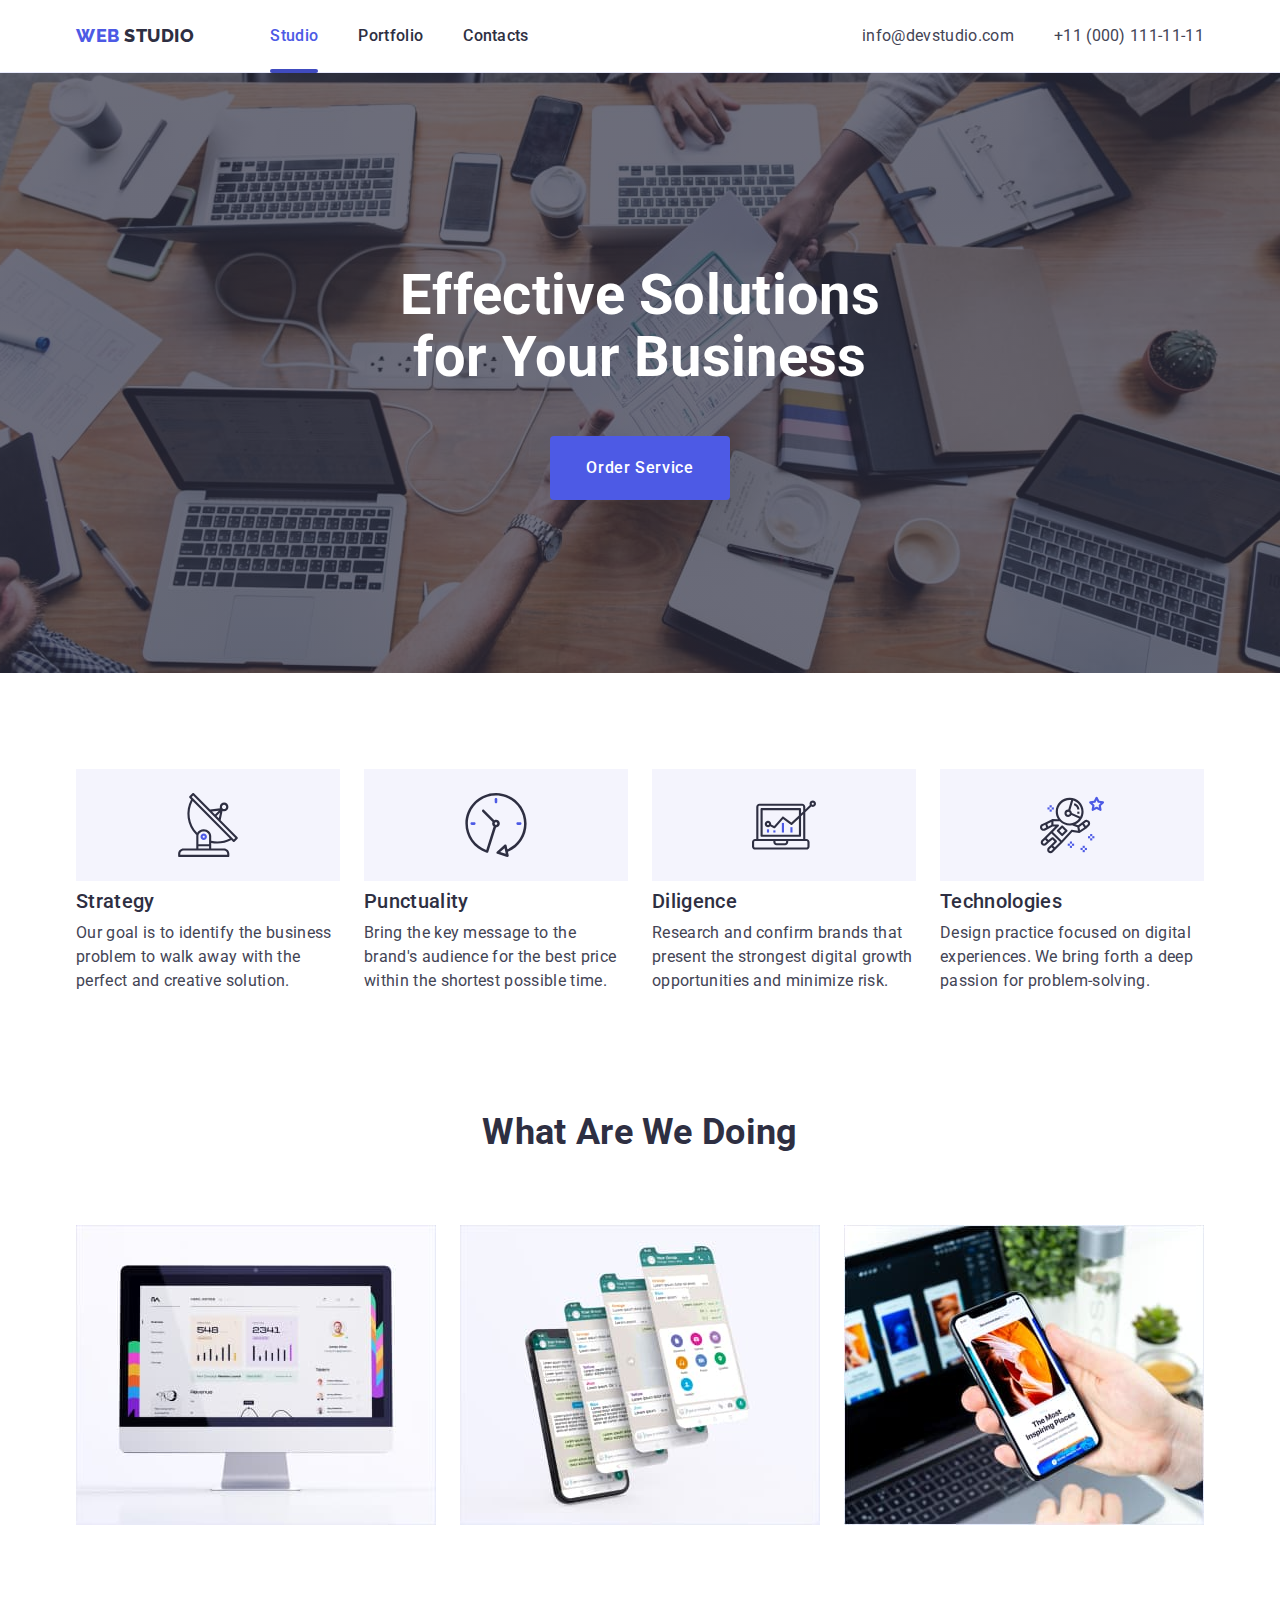
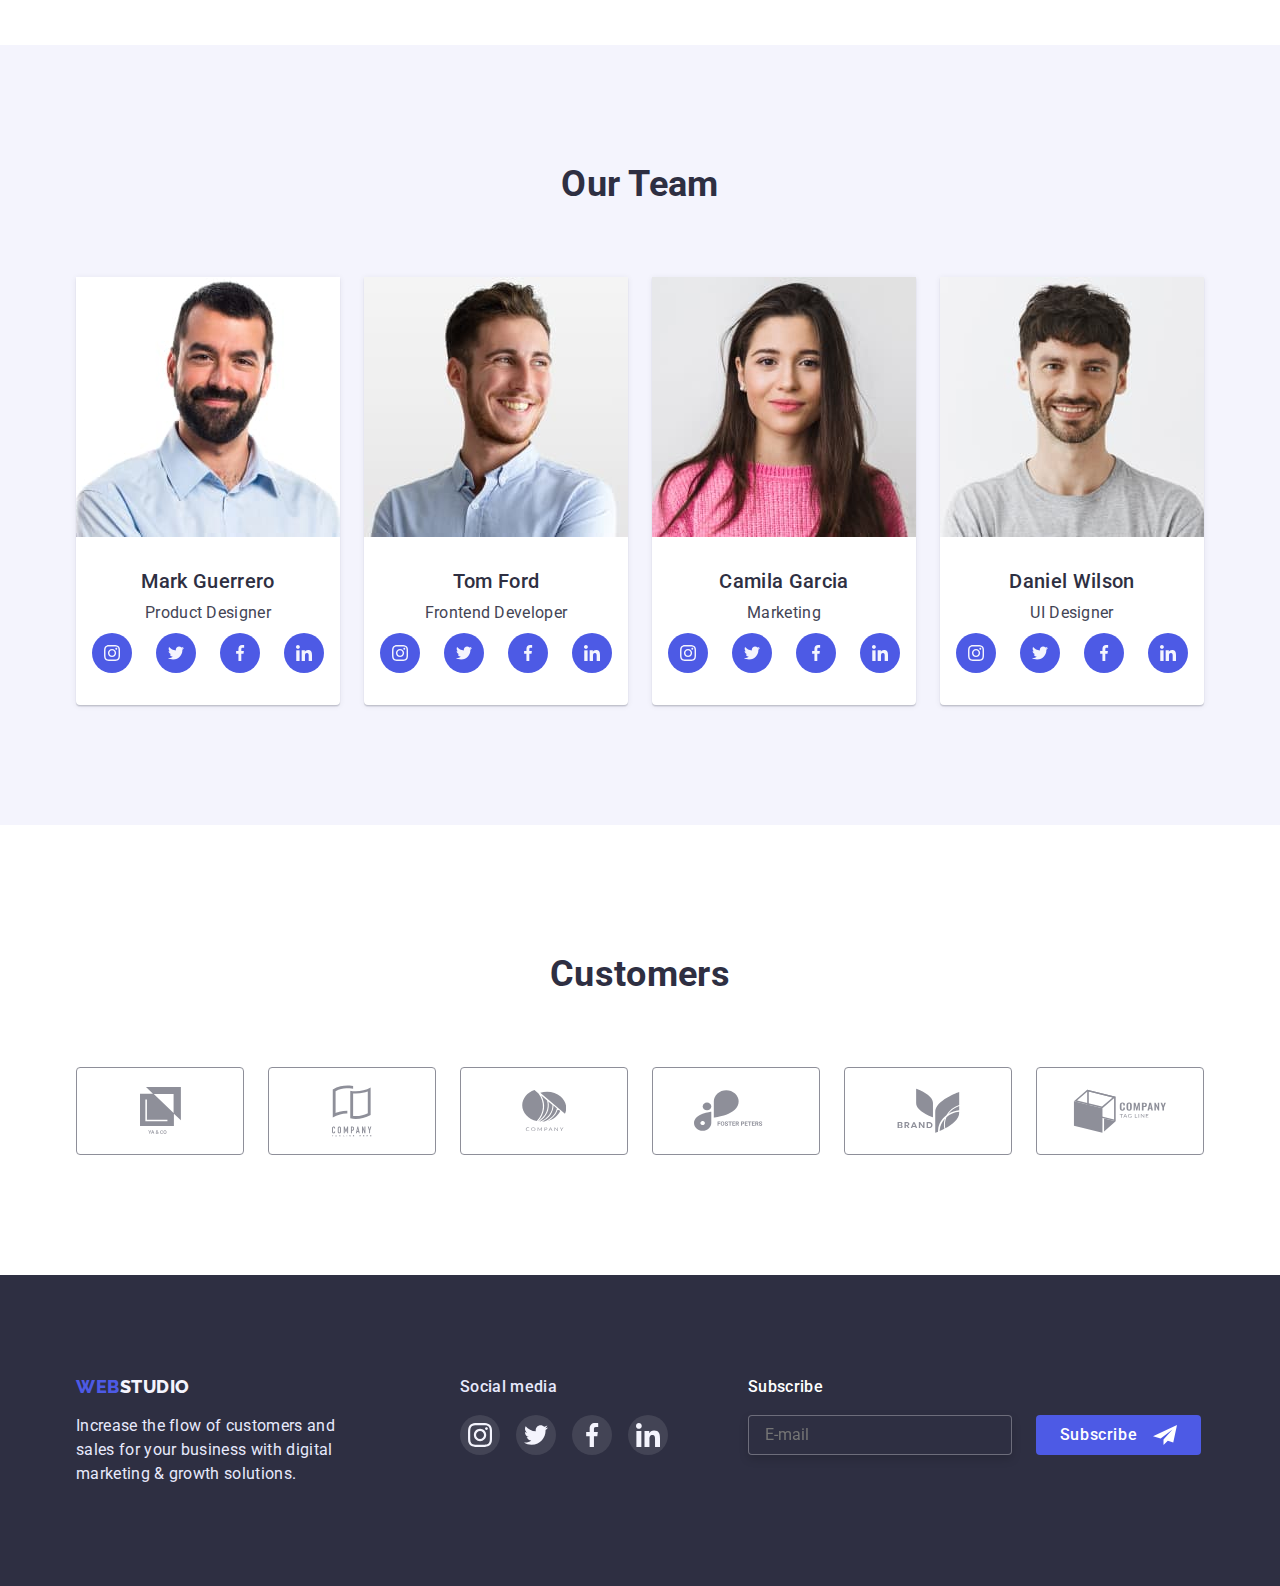
<file: index.html>
<!DOCTYPE html>
<html lang="en">
  <head>
    <meta charset="UTF-8" />
    <meta http-equiv="X-UA-Compatible" content="IE=edge" />
    <meta name="viewport" content="width=device-width, initial-scale=1.0" />
    <title>Web Studio</title>
    <link href="https://fonts.googleapis.com" rel="preconnect" />
    <link href="https://fonts.gstatic.com" rel="preconnect" crossorigin />
    <link
      href="https://fonts.googleapis.com/css2?family=Raleway:wght@800&family=Roboto:wght@400;500;700;900&display=swap"
      rel="stylesheet"
    />
    <link
      href="https://cdnjs.cloudflare.com/ajax/libs/modern-normalize/1.1.0/modern-normalize.min.css"
      rel="stylesheet"
    />
    <link href="./css/styles.css" rel="stylesheet" />
  </head>
  <body>
    <!--website header-->
    <header class="page-header">
      <div class="container page-header-container">
        <nav class="page-nav">
          <a class="header-logo link logo" href="./index.html">
            <span class="header-logo-web">Web</span> Studio</a
          >
          <ul class="menu list">
            <li class="menu-item">
              <a class="menu-link current link" href="./index.html">Studio</a>
            </li>
            <li class="menu-item">
              <a class="menu-link link" href="./portfolio.html">Portfolio</a>
            </li>
            <li class="menu-item">
              <a class="menu-link link">Contacts</a>
            </li>
          </ul>
        </nav>

        <!--email address and phone number-->
        <ul class="contact list">
          <li class="contact-item">
            <a class="contact-link link" href="mailto:info@devstudio.com"
              >info@devstudio.com</a
            >
          </li>

          <li class="contact-item">
            <a class="contact-link link" href="tel:+110001111111"
              >+11 (000) 111-11-11</a
            >
          </li>
        </ul>
      </div>
    </header>
    <!--/website header-->

    <main>
      <!--Hero section-->
      <section class="hero overlay">
        <div class="container">
          <h1 class="hero-title">Effective Solutions for Your Business</h1>
          <button class="modal-btn btn-options" data-modal-open type="button">
            Order Service
          </button>
        </div>
      </section>
      <!--/Hero section-->

      <!--Our advantages section 1-->
      <section class="advantages-section section">
        <div class="container">
          <!--The <h2> header is hidden  -->
          <h2 class="advantages-title title" hidden>Our advantages</h2>
          <ul class="advantages-list list item-gen">
            <li class="advantages-item icon-antenna">
              <h3 class="advantages-subtitle subtitle">Strategy</h3>
              <p class="advantages-text desc-text">
                Our goal is to identify the business problem to walk away with
                the perfect and creative solution.
              </p>
            </li>

            <li class="advantages-item icon-clock">
              <h3 class="advantages-subtitle subtitle">Punctuality</h3>
              <p class="advantages-text desc-text">
                Bring the key message to the brand's audience for the best price
                within the shortest possible time.
              </p>
            </li>

            <li class="advantages-item icon-diagram">
              <h3 class="advantages-subtitle subtitle">Diligence</h3>
              <p class="advantages-text desc-text">
                Research and confirm brands that present the strongest digital
                growth opportunities and minimize risk.
              </p>
            </li>

            <li class="advantages-item icon-astronaut">
              <h3 class="advantages-subtitle subtitle">Technologies</h3>
              <p class="advantages-text desc-text">
                Design practice focused on digital experiences. We bring forth a
                deep passion for problem-solving.
              </p>
            </li>
          </ul>
        </div>
      </section>
      <!--/Our advantages section 1-->

      <!--What are we doing section 2-->
      <section class="illustration-section section">
        <div class="container">
          <h2 class="illustration-title title">What are we doing</h2>
          <ul class="illustration-list list">
            <li class="illustration-item">
              <img
                class="illustration-img"
                src="./images/what_are_we_doing/img-1.jpg"
                alt="monitor with picture"
                width="360"
                height="300"
              />
            </li>

            <li class="illustration-item">
              <img
                class="illustration-img"
                src="./images/what_are_we_doing/img-2.jpg"
                alt="phone with different applications"
                width="360"
                height="300"
              />
            </li>

            <li class="illustration-item">
              <img
                class="illustration-img"
                src="./images/what_are_we_doing/img-3.jpg"
                alt="phone and computer website"
                width="360"
                height="300"
              />
            </li>
          </ul>
        </div>
      </section>
      <!--/What are we doing section 2-->

      <!--Our Team section 3-->
      <section class="team-section">
        <div class="container">
          <h2 class="team-title title">Our Team</h2>
          <ul class="team-list list">
            <li class="team-item">
              <img
                class="team-img"
                src="./images/our_team/mark_guerrero.jpg"
                alt="Product Designer Mark Guerrero"
                width="264"
                height="260"
              />
              <div class="name-card">
                <h3 class="team-subtitle subtitle">Mark Guerrero</h3>
                <p class="team-text desc-text">Product Designer</p>
                <ul class="social-list list">
                  <li class="social-list-item">
                    <a class="social-list-link">
                      <svg class="social-list-icon" width="16" height="16">
                        <use
                          href="./images/traling_icons/sprite.svg#instagram"
                        ></use>
                      </svg>
                    </a>
                  </li>

                  <li class="social-list-item">
                    <a class="social-list-link">
                      <svg class="social-list-icon" width="16" height="16">
                        <use
                          href="./images/traling_icons/sprite.svg#twitter"
                        ></use>
                      </svg>
                    </a>
                  </li>

                  <li class="social-list-item">
                    <a class="social-list-link">
                      <svg class="social-list-icon" width="16" height="16">
                        <use
                          href="./images/traling_icons/sprite.svg#facebook"
                        ></use>
                      </svg>
                    </a>
                  </li>

                  <li class="social-list-item">
                    <a class="social-list-link">
                      <svg class="social-list-icon" width="16" height="16">
                        <use
                          href="./images/traling_icons/sprite.svg#linkedin"
                        ></use>
                      </svg>
                    </a>
                  </li>
                </ul>
              </div>
            </li>

            <li class="team-item">
              <img
                class="team-img"
                src="./images/our_team/tom_ford.jpg"
                alt="Frontend Developer Tom Ford"
                width="264"
                height="260"
              />
              <div class="name-card">
                <h3 class="team-subtitle subtitle">Tom Ford</h3>
                <p class="team-text desc-text">Frontend Developer</p>
                <ul class="social-list list">
                  <li class="social-list-item">
                    <a class="social-list-link">
                      <svg class="social-list-icon" width="16" height="16">
                        <use
                          href="./images/traling_icons/sprite.svg#instagram"
                        ></use>
                      </svg>
                    </a>
                  </li>
                  <li class="social-list-item">
                    <a class="social-list-link">
                      <svg class="social-list-icon" width="16" height="16">
                        <use
                          href="./images/traling_icons/sprite.svg#twitter"
                        ></use>
                      </svg>
                    </a>
                  </li>
                  <li class="social-list-item">
                    <a class="social-list-link">
                      <svg class="social-list-icon" width="16" height="16">
                        <use
                          href="./images/traling_icons/sprite.svg#facebook"
                        ></use>
                      </svg>
                    </a>
                  </li>
                  <li class="social-list-item">
                    <a class="social-list-link">
                      <svg class="social-list-icon" width="16" height="16">
                        <use
                          href="./images/traling_icons/sprite.svg#linkedin"
                        ></use>
                      </svg>
                    </a>
                  </li>
                </ul>
              </div>
            </li>

            <li class="team-item">
              <img
                class="team-img"
                src="./images/our_team/gamila_garcia.jpg"
                alt="Marketing Camila Garcia"
                width="264"
                height="260"
              />
              <div class="name-card">
                <h3 class="team-subtitle subtitle">Camila Garcia</h3>
                <p class="team-text desc-text">Marketing</p>
                <ul class="social-list list">
                  <li class="social-list-item">
                    <a class="social-list-link">
                      <svg class="social-list-icon" width="16" height="16">
                        <use
                          href="./images/traling_icons/sprite.svg#instagram"
                        ></use>
                      </svg>
                    </a>
                  </li>

                  <li class="social-list-item">
                    <a class="social-list-link">
                      <svg class="social-list-icon" width="16" height="16">
                        <use
                          href="./images/traling_icons/sprite.svg#twitter"
                        ></use>
                      </svg>
                    </a>
                  </li>

                  <li class="social-list-item">
                    <a class="social-list-link">
                      <svg class="social-list-icon" width="16" height="16">
                        <use
                          href="./images/traling_icons/sprite.svg#facebook"
                        ></use>
                      </svg>
                    </a>
                  </li>

                  <li class="social-list-item">
                    <a class="social-list-link">
                      <svg class="social-list-icon" width="16" height="16">
                        <use
                          href="./images/traling_icons/sprite.svg#linkedin"
                        ></use>
                      </svg>
                    </a>
                  </li>
                </ul>
              </div>
            </li>

            <li class="team-item">
              <img
                class="team-img"
                src="./images/our_team/daniel_wilson.jpg"
                alt="UI Designer Daniel Wilson"
                width="264"
                height="260"
              />
              <div class="name-card">
                <h3 class="team-subtitle subtitle">Daniel Wilson</h3>
                <p class="team-text desc-text">UI Designer</p>
                <ul class="social-list list">
                  <li class="social-list-item">
                    <a class="social-list-link">
                      <svg class="social-list-icon" width="16" height="16">
                        <use
                          href="./images/traling_icons/sprite.svg#instagram"
                        ></use>
                      </svg>
                    </a>
                  </li>

                  <li class="social-list-item">
                    <a class="social-list-link">
                      <svg class="social-list-icon" width="16" height="16">
                        <use
                          href="./images/traling_icons/sprite.svg#twitter"
                        ></use>
                      </svg>
                    </a>
                  </li>

                  <li class="social-list-item">
                    <a class="social-list-link">
                      <svg class="social-list-icon" width="16" height="16">
                        <use
                          href="./images/traling_icons/sprite.svg#facebook"
                        ></use>
                      </svg>
                    </a>
                  </li>

                  <li class="social-list-item">
                    <a class="social-list-link">
                      <svg class="social-list-icon" width="16" height="16">
                        <use
                          href="./images/traling_icons/sprite.svg#linkedin"
                        ></use>
                      </svg>
                    </a>
                  </li>
                </ul>
              </div>
            </li>
          </ul>
        </div>
      </section>
      <!--/Our Team section 3-->

      <!-- Customers section 4 -->
      <section class="customers">
        <div class="container">
          <h2 class="customers-title title">Customers</h2>
          <ul class="customers-list list">
            <li class="customers-item">
              <a class="customers-list-link">
                <svg class="customers-icon" width="41" height="47">
                  <use href="./images/traling_icons/sprite.svg#ya-so"></use>
                </svg>
              </a>
            </li>

            <li class="customers-item">
              <a class="customers-list-link">
                <svg class="customers-icon" width="40" height="52">
                  <use href="./images/traling_icons/sprite.svg#company"></use>
                </svg>
              </a>
            </li>

            <li class="customers-item">
              <a class="customers-list-link">
                <svg class="customers-icon" width="44" height="41">
                  <use href="./images/traling_icons/sprite.svg#company-2"></use>
                </svg>
              </a>
            </li>

            <li class="customers-item">
              <a class="customers-list-link">
                <svg class="customers-icon" width="84" height="41">
                  <use
                    href="./images/traling_icons/sprite.svg#foster-peters"
                  ></use>
                </svg>
              </a>
            </li>

            <li class="customers-item">
              <a class="customers-list-link">
                <svg class="customers-icon" width="63" height="45">
                  <use href="./images/traling_icons/sprite.svg#brand"></use>
                </svg>
              </a>
            </li>

            <li class="customers-item">
              <a class="customers-list-link">
                <svg class="customers-icon" width="94" height="44">
                  <use href="./images/traling_icons/sprite.svg#company-3"></use>
                </svg>
              </a>
            </li>
          </ul>
        </div>
      </section>
    </main>
    <!-- /Customers section 4 -->

    <!--website footer-->
    <footer class="footer-section">
      <div class="container footer-container">
        <div class="footer-logo-text">
          <a class="header-logo link heder-logo-Light" href="./index.html">
            <span class="header-logo-web">Web</span> Studio</a
          >
          <p class="footer-text">
            Increase the flow of customers and sales for your business with
            digital marketing & growth solutions.
          </p>
        </div>
        <div class="footer-social">
          <p class="social-text">Social media</p>
          <ul class="footer-social-list list">
            <li class="footer-social-item">
              <a class="footer-social-link">
                <svg class="footer-social-icon" width="24" height="24">
                  <use href="./images/traling_icons/sprite.svg#instagram"></use>
                </svg>
              </a>
            </li>

            <li class="footer-social-item">
              <a class="footer-social-link">
                <svg class="footer-social-icon" width="24" height="24">
                  <use href="./images/traling_icons/sprite.svg#twitter"></use>
                </svg>
              </a>
            </li>

            <li class="footer-social-item">
              <a class="footer-social-link">
                <svg class="footer-social-icon" width="24" height="24">
                  <use href="./images/traling_icons/sprite.svg#facebook"></use>
                </svg>
              </a>
            </li>

            <li class="footer-social-item">
              <a class="footer-social-link">
                <svg class="footer-social-icon" width="24" height="24">
                  <use href="./images/traling_icons/sprite.svg#linkedin"></use>
                </svg>
              </a>
            </li>
          </ul>
        </div>

        <!-- Submission form footer -->

        <form class="footer-modal-form">
          <p class="footer-modal-text">Subscribe</p>

          <div class="footer-lable-button">
            <label class="footer-modal-field">
              <input
                class="footer-modal-input"
                name="user_email"
                type="email"
                required
                placeholder="E-mail"
              />
            </label>

            <button class="footer-modal-btn btn-options" type="submit">
              Subscribe
              <svg class="footer-icon-send" width="24" height="24">
                <use
                  href="./images/traling_icons/sprite.svg#icon-Frame-3"
                ></use>
              </svg>
            </button>
          </div>
        </form>

        <!-- /Submission form footer -->
      </div>
    </footer>
    <!--/website footer-->

    <!-- Modal Window -->
    <div class="backdrop is-hidden" data-modal>
      <div class="modal">
        <a class="modal-link">
          <svg class="modal-icon" data-modal-close width="8" height="8">
            <use href="./images/traling_icons/sprite.svg#close"></use>
          </svg>
        </a>

        <!-- Form -->
        <p class="modal-text">Leave your contacts and we will call you back</p>

        <form class="modal-form">
          <label class="modal-form-field">
            <span class="modal-form-input-desc">Name</span>
            <span class="modal-form-input-wrapper">
              <input
                class="modal-form-input"
                name="user_name"
                type="text"
                required
                pattern="^[a-zA-Zа-яА-ЯіІїЇ]+"
                minlength="2"
              />
              <svg class="modal-form-input-icon" width="22" height="24">
                <use href="./images/traling_icons/sprite.svg#person"></use>
              </svg>
            </span>
          </label>

          <label class="modal-form-field">
            <span class="modal-form-input-desc">Phone</span>
            <span class="modal-form-input-wrapper">
              <input
                class="modal-form-input"
                name="user_phone"
                type="tel"
                title="xxx-xxx-xx-xx"
                required
                pattern="[0-9]{3}-[0-9]{3}-[0-9]{2}-[0-9]{2}"
              />
              <svg class="modal-form-input-icon" width="18" height="24">
                <use href="./images/traling_icons/sprite.svg#phone"></use>
              </svg>
            </span>
          </label>

          <label class="modal-form-field">
            <span class="modal-form-input-desc">Email</span>
            <span class="modal-form-input-wrapper">
              <input
                class="modal-form-input"
                name="user_email"
                type="email"
                required
              />
              <svg class="modal-form-input-icon" width="18" height="24">
                <use href="./images/traling_icons/sprite.svg#email"></use>
              </svg>
            </span>
          </label>

          <label class="modal-form-field">
            <span class="modal-form-input-desc">Comment</span>
            <textarea
              class="modal-form-message"
              name="user_message"
              placeholder="Text input"
            ></textarea>
          </label>

          <input
            class="modal-form-check visually-hidden"
            id="Privacy_Policy"
            name="user_privacy_policy"
            type="checkbox"
          />
          <label class="modal-form-check-desc" for="Privacy_Policy"
            >I accept the terms and conditions of the&nbsp;<a
              class="modal-form-link"
              >Privacy Policy</a
            >
          </label>

          <button class="modal-fotm-send btn-options" type="submit">
            Send
          </button>
        </form>
        <!-- /Form -->
      </div>
    </div>
    <!-- /Modal Window -->

    <script src="./js/modal.js"></script>
  </body>
</html>
</file>
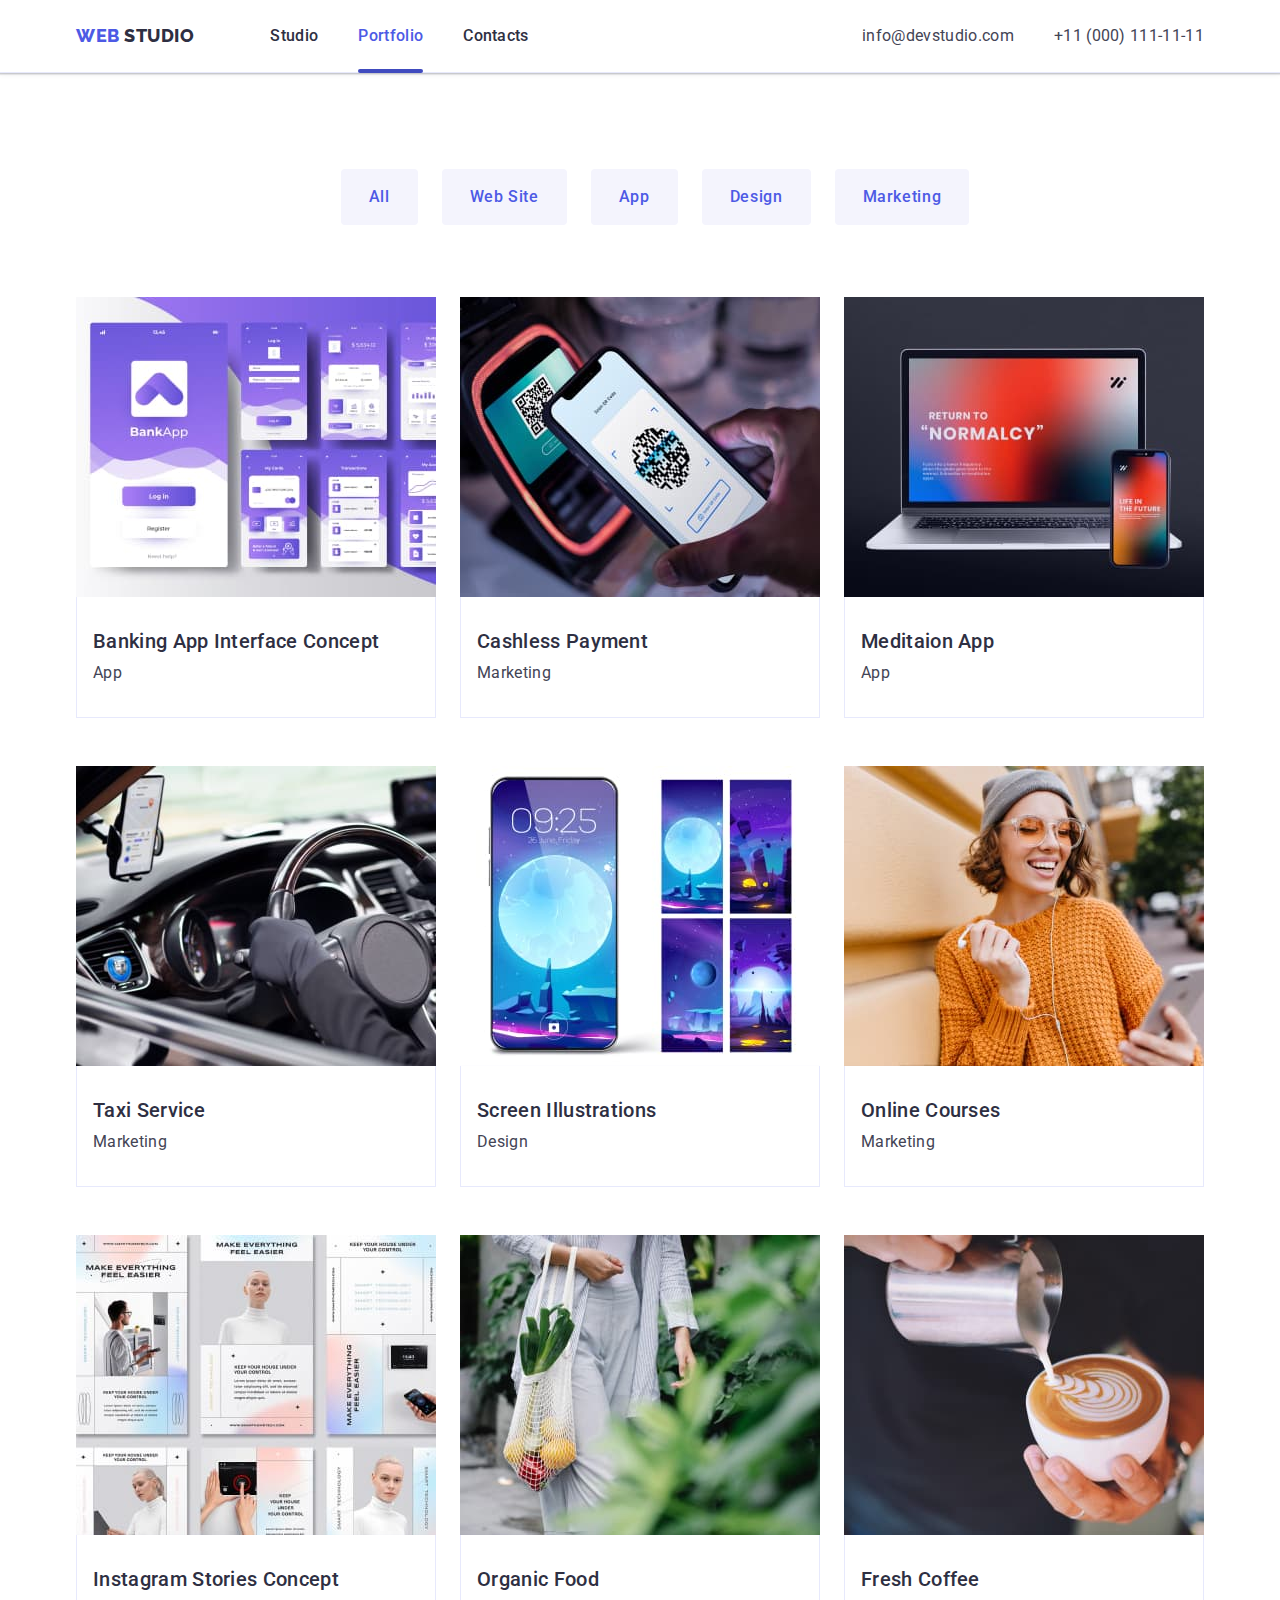
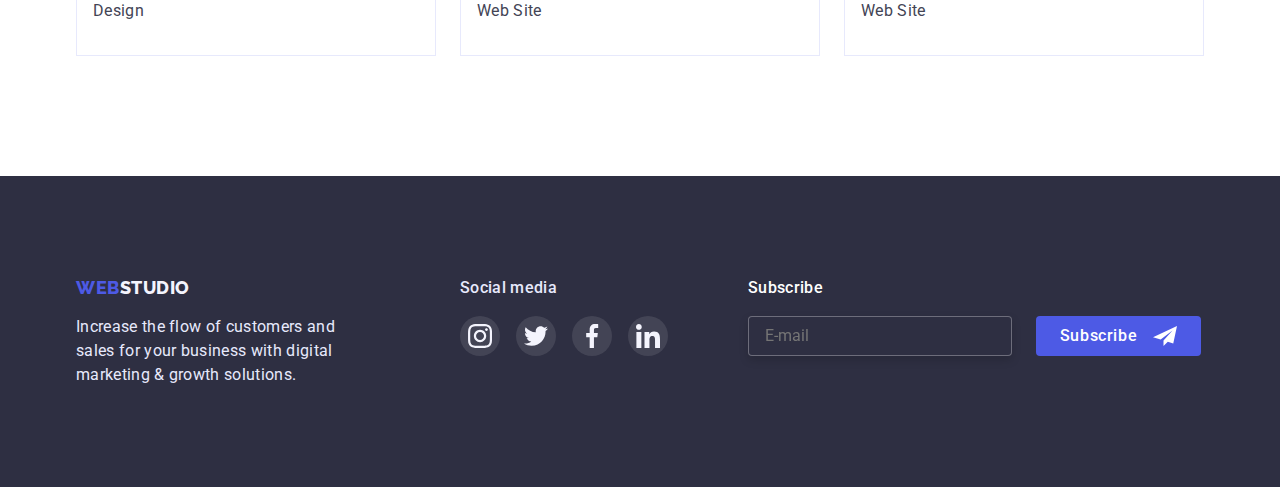
<file: portfolio.html>
<!DOCTYPE html>
<html lang="en">
  <head>
    <meta charset="UTF-8" />
    <meta http-equiv="X-UA-Compatible" content="IE=edge" />
    <meta name="viewport" content="width=device-width, initial-scale=1.0" />
    <title>Portfolio</title>
    <link href="https://fonts.googleapis.com" rel="preconnect" />
    <link href="https://fonts.gstatic.com" rel="preconnect" crossorigin />
    <link
      href="https://fonts.googleapis.com/css2?family=Raleway:wght@800&family=Roboto:wght@400;500;700;900&display=swap"
      rel="stylesheet"
    />
    <link
      href="https://cdnjs.cloudflare.com/ajax/libs/modern-normalize/1.1.0/modern-normalize.min.css"
      rel="stylesheet"
    />
    <link href="./css/styles.css" rel="stylesheet" />
  </head>
  <body>
    <!--website header-->
    <header class="page-header">
      <div class="container page-header-container">
        <nav class="page-nav">
          <a class="header-logo link logo" href="./index.html">
            <span class="header-logo-web">Web</span> Studio</a
          >
          <ul class="menu list">
            <li class="menu-item">
              <a class="menu-link link" href="./index.html">Studio</a>
            </li>

            <li class="menu-item">
              <a class="menu-link current link" href="./portfolio.html"
                >Portfolio</a
              >
            </li>

            <li class="menu-item">
              <a class="menu-link link" href>Contacts</a>
            </li>
          </ul>
        </nav>

        <!--email address and phone number-->
        <ul class="contact list">
          <li class="contact-item">
            <a class="contact-link link" href="mailto:info@devstudio.com"
              >info@devstudio.com</a
            >
          </li>

          <li class="contact-item">
            <a class="contact-link link" href="tel:+110001111111"
              >+11 (000) 111-11-11</a
            >
          </li>
        </ul>
      </div>
    </header>

    <main>
      <div class="container">
        <!--Portfolio section-->
        <section class="portfolio-section">
          <div class="container portfolio-container">
            <h1 class="portfolio-title" hidden>Portfolio</h1>
            <!--Content selection-->
            <ul class="btn-list list">
              <li class="portfolio-item">
                <button class="btn-portfolio btn-options" type="button">
                  All
                </button>
              </li>

              <li class="portfolio-item">
                <button class="btn-portfolio btn-options" type="button">
                  Web Site
                </button>
              </li>

              <li class="portfolio-item">
                <button class="btn-portfolio btn-options" type="button">
                  App
                </button>
              </li>

              <li class="portfolio-item">
                <button class="btn-portfolio btn-options" type="button">
                  Design
                </button>
              </li>

              <li class="portfolio-item">
                <button class="btn-portfolio btn-options" type="button">
                  Marketing
                </button>
              </li>
            </ul>
          </div>

          <!--Content-->
          <ul class="content-list list item-gen">
            <li class="content-item">
              <a class="content-link link" href>
                <div class="content-overlay">
                  <img
                    class="content-img"
                    src="./images/Portfolio/img-1.jpg"
                    alt="Banking App Interface"
                    width="360"
                    height="300"
                  />
                  <p class="content-card">
                    14 Stylish and User-Friendly App Design Concepts · Task
                    Manager App · Calorie Tracker App · Exotic Fruit Ecommerce
                    App · Cloud Storage App
                  </p>
                </div>

                <div class="card-text">
                  <h2 class="content-subtitle subtitle">
                    Banking App Interface Concept
                  </h2>
                  <p class="content-text desc-text">App</p>
                </div>
              </a>
            </li>

            <li class="content-item">
              <a class="content-link link" href>
                <div class="content-overlay">
                  <img
                    class="content-img"
                    src="./images/Portfolio/img-2.jpg"
                    alt="Cashless Payment Phone"
                    width="360"
                    height="300"
                  />
                  <p class="content-card">
                    14 Stylish and User-Friendly App Design Concepts · Task
                    Manager App · Calorie Tracker App · Exotic Fruit Ecommerce
                    App · Cloud Storage App
                  </p>
                </div>

                <div class="card-text">
                  <h2 class="content-subtitle subtitle">Cashless Payment</h2>
                  <p class="content-text desc-text">Marketing</p>
                </div>
              </a>
            </li>

            <li class="content-item">
              <a class="content-link link" href>
                <div class="content-overlay">
                  <img
                    class="content-img"
                    src="./images/Portfolio/img-3.jpg"
                    alt="Meditaion application for phone and computer"
                    width="360"
                    height="300"
                  />
                  <p class="content-card">
                    14 Stylish and User-Friendly App Design Concepts · Task
                    Manager App · Calorie Tracker App · Exotic Fruit Ecommerce
                    App · Cloud Storage App
                  </p>
                </div>

                <div class="card-text">
                  <h2 class="content-subtitle subtitle">Meditaion App</h2>
                  <p class="content-text desc-text">App</p>
                </div>
              </a>
            </li>

            <li class="content-item">
              <a class="content-link link" href>
                <div class="content-overlay">
                  <img
                    class="content-img"
                    src="./images/Portfolio/img-4.jpg"
                    alt="App Taxi Service"
                    width="360"
                    height="300"
                  />
                  <p class="content-card">
                    14 Stylish and User-Friendly App Design Concepts · Task
                    Manager App · Calorie Tracker App · Exotic Fruit Ecommerce
                    App · Cloud Storage App
                  </p>
                </div>

                <div class="card-text">
                  <h2 class="content-subtitle subtitle">Taxi Service</h2>
                  <p class="content-text desc-text">Marketing</p>
                </div>
              </a>
            </li>

            <li class="content-item">
              <a class="content-link link" href>
                <div class="content-overlay">
                  <img
                    class="content-img"
                    src="./images/Portfolio/img-5.jpg"
                    alt="Phone screen illustrations"
                    width="360"
                    height="300"
                  />
                  <p class="content-card">
                    14 Stylish and User-Friendly App Design Concepts · Task
                    Manager App · Calorie Tracker App · Exotic Fruit Ecommerce
                    App · Cloud Storage App
                  </p>
                </div>

                <div class="card-text">
                  <h2 class="content-subtitle subtitle">
                    Screen Illustrations
                  </h2>
                  <p class="content-text desc-text">Design</p>
                </div>
              </a>
            </li>

            <li class="content-item">
              <a class="content-link link" href>
                <div class="content-overlay">
                  <img
                    class="content-img"
                    src="./images/Portfolio/img-6.jpg"
                    alt="Online courses anywhere"
                    width="360"
                    height="300"
                  />
                  <p class="content-card">
                    14 Stylish and User-Friendly App Design Concepts · Task
                    Manager App · Calorie Tracker App · Exotic Fruit Ecommerce
                    App · Cloud Storage App
                  </p>
                </div>

                <div class="card-text">
                  <h2 class="content-subtitle subtitle">Online Courses</h2>
                  <p class="content-text desc-text">Marketing</p>
                </div>
              </a>
            </li>

            <li class="content-item">
              <a class="content-link link" href>
                <div class="content-overlay">
                  <img
                    class="content-img"
                    src="./images/Portfolio/img-7.jpg"
                    alt="Instagram Stories Concept"
                    width="360"
                    height="300"
                  />
                  <p class="content-card">
                    14 Stylish and User-Friendly App Design Concepts · Task
                    Manager App · Calorie Tracker App · Exotic Fruit Ecommerce
                    App · Cloud Storage App
                  </p>
                </div>

                <div class="card-text">
                  <h2 class="content-subtitle subtitle">
                    Instagram Stories Concept
                  </h2>
                  <p class="content-text desc-text">Design</p>
                </div>
              </a>
            </li>

            <li class="content-item">
              <a class="content-link link" href>
                <div class="content-overlay">
                  <img
                    class="content-img"
                    src="./images/Portfolio/img-8.jpg"
                    alt="Organic Food"
                    width="360"
                    height="300"
                  />
                  <p class="content-card">
                    14 Stylish and User-Friendly App Design Concepts · Task
                    Manager App · Calorie Tracker App · Exotic Fruit Ecommerce
                    App · Cloud Storage App
                  </p>
                </div>

                <div class="card-text">
                  <h2 class="content-sub subtitle">Organic Food</h2>
                  <p class="content-text desc-text">Web Site</p>
                </div>
              </a>
            </li>

            <li class="content-item">
              <a class="content-link link" href>
                <div class="content-overlay">
                  <img
                    class="content-img"
                    src="./images/Portfolio/img-9.jpg"
                    alt="Cup with fresh coffee"
                    width="360"
                    height="300"
                  />
                  <p class="content-card">
                    14 Stylish and User-Friendly App Design Concepts · Task
                    Manager App · Calorie Tracker App · Exotic Fruit Ecommerce
                    App · Cloud Storage App
                  </p>
                </div>

                <div class="card-text">
                  <h2 class="content-subtitle subtitle">Fresh Coffee</h2>
                  <p class="content-text desc-text">Web Site</p>
                </div>
              </a>
            </li>
          </ul>
        </section>
      </div>
    </main>

    <!--website footer-->
    <footer class="footer-section">
      <div class="container footer-container">
        <div class="footer-logo-text">
          <a class="header-logo link heder-logo-Light" href="./index.html">
            <span class="header-logo-web">Web</span> Studio</a
          >
          <p class="footer-text">
            Increase the flow of customers and sales for your business with
            digital marketing & growth solutions.
          </p>
        </div>
        <div class="footer-social">
          <p class="social-text">Social media</p>
          <ul class="footer-social-list list">
            <li class="footer-social-item">
              <a class="footer-social-link">
                <svg class="footer-social-icon" width="24" height="24">
                  <use href="./images/traling_icons/sprite.svg#instagram"></use>
                </svg>
              </a>
            </li>

            <li class="footer-social-item">
              <a class="footer-social-link">
                <svg class="footer-social-icon" width="24" height="24">
                  <use href="./images/traling_icons/sprite.svg#twitter"></use>
                </svg>
              </a>
            </li>

            <li class="footer-social-item">
              <a class="footer-social-link">
                <svg class="footer-social-icon" width="24" height="24">
                  <use href="./images/traling_icons/sprite.svg#facebook"></use>
                </svg>
              </a>
            </li>

            <li class="footer-social-item">
              <a class="footer-social-link">
                <svg class="footer-social-icon" width="24" height="24">
                  <use href="./images/traling_icons/sprite.svg#linkedin"></use>
                </svg>
              </a>
            </li>
          </ul>
        </div>

        <!-- Submission form footer -->

        <form class="footer-modal-form">
          <p class="footer-modal-text">Subscribe</p>

          <div class="footer-lable-button">
            <label class="footer-modal-field">
              <input
                class="footer-modal-input"
                name="user_email"
                type="email"
                required
                placeholder="E-mail"
              />
            </label>

            <button class="footer-modal-btn btn-options" type="submit">
              Subscribe
              <svg class="footer-icon-send" width="24" height="24">
                <use
                  href="./images/traling_icons/sprite.svg#icon-Frame-3"
                ></use>
              </svg>
            </button>
          </div>
        </form>

        <!-- /Submission form footer -->
      </div>
    </footer>
  </body>
</html>
</file>
<file: css/styles.css>
/* ==================== Global styles ==================== */

:root {
  --primary-font: Roboto, sans-serif;
  --secondary-font: Raleway, sans-serif;
  --primary-text-color: #2e2f42;
  --desc-text-color: #434455;
  --accent-text-color: #4d5ae5;
  --footer-text-color: #e7e9fc;
  --hairlines-color: #e7e9fc;
  --white-color: #ffffff;
  --button-hover-color: #404bbf;
  --light-color: #f4f4fd;
  --distance-1: 24px;
  --distance-2: 48px;
  --distance-3: 120px;
}

.list {
  list-style: none;
}

.link {
  text-decoration: none;
}

body {
  background-color: var(--white-color);
  color: var(--primary-text-color);
  font-family: var(--primary-font);
  letter-spacing: 0.02em;
}

h1,
h2,
h3,
h4,
h5,
h6,
p {
  margin-top: 0px;
  margin-bottom: 0px;
}

ul,
ol {
  margin-top: 0px;
  margin-bottom: 0px;
  padding-left: 0px;
}

img {
  display: block;
  max-width: 100%;
  height: auto;
}

.section {
  padding-top: var(--distance-3);
}

.visually-hidden {
  position: absolute;
  overflow: hidden;
  clip: rect(0 0 0 0);
  width: 1px;
  height: 1px;
  margin: -1px;
  padding: 0;
  border: 0;
}

/* ==================== /Global styles ==================== */

/* ==================== COMPONENTS ==================== */

/* logo */
.header-logo {
  display: flex;
  align-items: center;
  margin-right: 76px;

  color: var(--primary-text-color);
  font-weight: 800;
  font-size: 18px;
  font-family: var(--secondary-font);
  line-height: 1.3;
  letter-spacing: 0.03em;
  text-transform: uppercase;
}

.heder-logo-Light {
  color: var(--light-color);
}

.header-logo-web {
  color: var(--accent-text-color);
}

.logo {
  display: block;
  padding-top: var(--distance-1);
  padding-bottom: var(--distance-1);
}

/* ========== Button ========== */

.btn-options {
  display: inline-block;
  align-items: center;
  border: 4px solid transparent;
  border-radius: 4px;
  font-weight: 500;
  font-size: 16px;

  font-family: var(--primary-font);
  line-height: 1.5;
  letter-spacing: 0.04em;
  text-align: center;
  cursor: pointer;
}

/* button-index.html */
.modal-btn {
  margin-top: 48px;
  padding: 16px 32px;
  background-color: var(--accent-text-color);
  color: var(--white-color);

  transition: background-color 250ms cubic-bezier(0.4, 0, 0.2, 1);
}

.modal-btn:hover,
.modal-btn:focus {
  background-color: var(--button-hover-color);
}

/* button-portfolio.html */
.btn-portfolio {
  padding: 12px 24px;
  background-color: var(--light-color);

  color: var(--accent-text-color);
  text-align: center;

  transition: background-color 250ms cubic-bezier(0.4, 0, 0.2, 1);
  text-replace: auto;
}

.btn-portfolio:hover,
.btn-portfolio:focus {
  background-color: var(--button-hover-color);
  color: var(--white-color);
}
/* ========== /Button ========== */

.subtitle {
  color: var(--primary-text-color);
  font-weight: 500;
  font-size: 20px;
  line-height: 1.2;
}

.desc-text {
  color: var(--desc-text-color);
  font-size: 16px;
  line-height: 1.5;
}

/* container */

.container {
  width: 1158px;
  margin-right: auto;
  margin-left: auto;
  padding-right: 15px;
  padding-left: 15px;
}

/* ==================== /COMPONENTS ==================== */

/* ==================== Header ==================== */

/* menu */
.menu-link {
  position: relative;

  display: block;
  padding-top: var(--distance-1);
  padding-bottom: var(--distance-1);

  color: var(--primary-text-color);
  font-weight: 500;
  font-size: 16px;
  line-height: 1.5;

  transition: color 250ms cubic-bezier(0.4, 0, 0.2, 1);
}

.menu-link:hover,
.menu-link:focus {
  color: var(--accent-text-color);
}

.menu-link.current {
  color: var(--accent-text-color);
}

.current::after {
  content: '';

  position: absolute;
  bottom: 0;
  left: 0;

  display: block;
  width: 100%;
  height: 4px;
  margin-bottom: -1px;
  border-radius: 2px;
  background-color: var(--button-hover-color);
}

/* email address and phone number */
.contact-link {
  display: block;
  padding-top: var(--distance-1);
  padding-bottom: var(--distance-1);

  color: var(--desc-text-color);
  font-size: 16px;
  line-height: 1.5;

  transition: color 250ms cubic-bezier(0.4, 0, 0.2, 1);
}

.contact-link:hover,
.contact-link:focus {
  color: var(--accent-text-color);
}

.page-header-container {
  display: flex;

  align-items: center;
}

.page-header {
  border: 1px solid var(--hairlines-color);
  border-top: none;
  border-right: none;
  border-left: none;

  transition: box-shadow 250ms cubic-bezier(0.4, 0, 0.2, 1);
}

.page-header:hover,
.page-header:focus {
  border-bottom: 1px solid #e7e9fc;
  background: #ffffff;
  box-shadow: 0px 2px 1px rgba(46, 47, 66, 0.08),
    0px 1px 1px rgba(46, 47, 66, 0.16), 0px 1px 6px rgba(46, 47, 66, 0.08);
}

.page-nav {
  display: flex;

  align-items: center;
}

.menu {
  display: flex;

  align-items: center;
}

.contact {
  display: flex;
  align-items: center;
  margin-left: auto;
}

.menu .menu-item:not(:last-child) {
  margin-right: 40px;
}

.contact-item:not(:last-child) {
  margin-right: 40px;
}

/* ==================== /Header ==================== */

/* ==================== Hero ==================== */

/* hero */
.hero-title {
  width: 498px;
  margin-right: auto;
  margin-left: auto;
  color: var(--white-color);
  font-weight: 700;
  font-size: 56px;
  line-height: 1.1;
}

.hero {
  padding-top: 192px;
  padding-bottom: 192px;
  background-color: var(--primary-text-color);
  text-align: center;
}

.overlay {
  max-width: 1440px;
  height: 600px;
  margin-right: auto;
  margin-left: auto;

  background-image: linear-gradient(
      rgba(46, 47, 66, 0.7),
      rgba(46, 47, 66, 0.7)
    ),
    url(../images/Hero/img-hero.jpg);
  background-position: center;
  background-size: cover;

  background-repeat: no-repeat;
}

/* ==================== /Hero ==================== */

.title {
  font-weight: 700;
  font-size: 36px;
  line-height: 1.11;

  text-align: center;
  text-transform: capitalize;
}

.item-gen {
  display: flex;
  flex-wrap: wrap;
  margin-top: calc(-1 * var(--distance-1));
  margin-left: calc(-1 * var(--distance-1));
}

/* ==================== Our advantages section 1 ==================== */

.advantages-list > .advantages-item {
  flex-basis: calc(100% / 4 - var(--distance-1));
  margin-left: var(--distance-1);
}

.advantages-text {
  margin-top: 8px;
}

.advantages-item::before {
  content: '';

  display: block;
  width: 264px;
  height: 112px;
  margin-bottom: 8px;

  background-color: var(--light-color);
  background-position: center;
  background-repeat: no-repeat;
}

.advantages-item.icon-antenna::before {
  background-image: url(../images/Our_advantages/antenna.svg);
}

.advantages-item.icon-clock::before {
  background-image: url(../images/Our_advantages/clock.svg);
}

.advantages-item.icon-diagram::before {
  background-image: url(../images/Our_advantages/diagram.svg);
}

.advantages-item.icon-astronaut::before {
  background-image: url(../images/Our_advantages/astronaut.svg);
}

/* ==================== /Our advantages section 1 ==================== */

/* ==================== What are we doing section 2 ==================== */

.illustration-list {
  display: flex;
  flex-wrap: wrap;
  gap: var(--distance-1);
}

.illustration-title {
  margin-bottom: 72px;
}

.illustration-section {
  padding-bottom: var(--distance-3);
}

/* ==================== /What are we doing section 2 ==================== */

/* ==================== Our Team section 3 ==================== */

.team-section {
  padding-top: var(--distance-3);
  padding-bottom: var(--distance-3);
  background-color: var(--light-color);
}

.team-list {
  display: flex;
  flex-wrap: wrap;
  gap: var(--distance-1);
}

.team-item {
  flex-basis: calc((100% - 72px) / 4);
  border-radius: 0px 0px 4px 4px;

  background: #ffffff;
  box-shadow: 0px 1px 6px rgba(46, 47, 66, 0.08),
    0px 1px 1px rgba(46, 47, 66, 0.16), 0px 2px 1px rgba(46, 47, 66, 0.08);
}

.name-card {
  padding-top: 32px;
  padding-right: 16px;
  padding-bottom: 32px;
  padding-left: 16px;
}

.team-subtitle {
  text-align: center;
}

.team-text {
  margin-top: 8px;
  margin-bottom: 8px;
  text-align: center;
}

.team-title {
  margin-bottom: 72px;
}

.social-list {
  display: flex;
  gap: var(--distance-1);
  justify-content: center;
}

.social-list-link:hover,
.social-list-link:focus {
  background-color: var(--button-hover-color);
}

.social-list-link {
  display: flex;
  justify-content: center;
  align-items: center;
  width: 40px;
  height: 40px;
  border-radius: 50%;
  background-color: var(--accent-text-color);

  transition: border 250ms cubic-bezier(0.4, 0, 0.2, 1);
}

/* ==================== /Our Team section 3 ==================== */

/* ==================== Customers section 4 ==================== */
.customers-list-link {
  display: flex;
  justify-content: center;
  align-items: center;
  width: 168px;
  height: 88px;
  border: 1px solid #8e8f99;
  border-radius: 4px;

  transition: border 250ms cubic-bezier(0.4, 0, 0.2, 1);
}

.customers-item {
  content: '';
  display: block;
  width: 168px;
  height: 88px;
}

.customers-list-link:hover,
.customers-list-link:focus {
  border: 1px solid var(--button-hover-color);
}

.customers-list-link:hover .customers-icon,
.customers-list-link:focus .customers-icon {
  fill: var(--button-hover-color);
}

.customers-list {
  display: flex;
  flex-wrap: wrap;
  gap: var(--distance-1);
  margin-right: auto;
  margin-left: auto;
}

.customers-title {
  margin-bottom: 72px;
}

.customers {
  padding-top: 130px;
  padding-bottom: 120px;
}

.customers-icon {
  fill: #8e8f99;
}

/* ==================== /Customers section 4 ==================== */

/* ==================== Content portfolio ==================== */

.content-list > .content-item {
  position: relative;
  flex-basis: calc(100% / 3 - var(--distance-1));

  margin-bottom: var(--distance-2);
  margin-left: var(--distance-1);

  transition: box-shadow 250ms cubic-bezier(0.4, 0, 0.2, 1);
}

.content-item:last-child {
  margin-bottom: 0;
}

.content-item:nth-last-child(-n + 3) {
  margin-bottom: 0;
}

.content-text {
  margin-top: 8px;
}

.card-text {
  padding: 32px;
  padding-left: 16px;
  border: 1px solid var(--hairlines-color);
  border-top: none;
}

.content-item:hover,
.content-item:focus {
  background: #ffffff;

  box-shadow: 0px 1px 6px rgba(46, 47, 66, 0.08),
    0px 1px 1px rgba(46, 47, 66, 0.16), 0px 2px 1px rgba(46, 47, 66, 0.08);
}

.content-link:hover .content-card {
  transform: translateX(0px);
}
.content-link:focus .content-card {
  transform: translateX(0px);
}

.content-overlay {
  position: relative;
  overflow: hidden;
}

.content-card {
  content: '';
  position: absolute;
  top: 0;
  left: 0;
  overflow: auto;

  width: 100%;
  height: 100%;

  padding: 40px 32px 164px 32px;

  background-color: var(--accent-text-color);
  color: var(--light-color);

  font-size: 16px;
  line-height: 1.5;

  opacity: 1;

  transition: transform 250ms cubic-bezier(0.4, 0, 0.2, 1);

  transform: translateY(100%);
  background-blend-mode: soft-light;
  mix-blend-mode: normal;
}

/* ==================== /Content portfolio ==================== */

/* ==================== portfolio-section ==================== */

.btn-list {
  display: flex;
  gap: var(--distance-1);
  justify-content: center;
}

.content-list {
  margin-top: 72px;
}

.portfolio-section {
  padding-top: 96px;
  padding-bottom: var(--distance-3);
}

.portfolio-item {
  transition: box-shadow 250ms cubic-bezier(0.4, 0, 0.2, 1);
}

.portfolio-item:hover,
.portfolio-item:focus {
  flex: none;
  flex-grow: 0;
  order: 0;
  border-radius: 4px;
  box-shadow: 0px 3px 1px rgba(0, 0, 0, 0.1), 0px 2px 1px rgba(0, 0, 0, 0.08),
    0px 2px 2px rgba(0, 0, 0, 0.12);
}

/* ==================== /portfolio-section ==================== */

/* ==================== footer ==================== */

.footer-section {
  padding-top: 100px;
  padding-bottom: 100px;
  background-color: var(--primary-text-color);
}
.footer-text {
  width: 264px;
  margin-top: 16px;
  color: var(--footer-text-color);
  font-size: 16px;
  line-height: 1.5;
}

.footer-social-link {
  display: flex;
  justify-content: center;
  align-items: center;
  width: 40px;
  height: 40px;
  border-radius: 50%;
  background-color: rgba(255, 255, 255, 0.1);

  transition: background-color 250ms cubic-bezier(0.4, 0, 0.2, 1);
}

.footer-social-link:hover,
.footer-social-link:focus {
  background-color: #31d0aa;
}

.footer-social-list {
  display: flex;
  gap: 16px;
  margin-top: 16px;
}

.footer-social {
  margin-left: 120px;
}

.footer-container {
  display: flex;
}

.social-text {
  color: var(--footer-text-color);

  font-weight: 500;
  font-size: 16px;
  line-height: 1.5;
}

/* <!-- Form-footer --> */
.footer-modal-text {
  margin-bottom: 16px;
  color: #ffffff;
  font-weight: 500;
  font-size: 16px;
  line-height: 1.5;

  letter-spacing: 0.02em;
}

.footer-modal-form {
  margin-left: 80px;
}

.footer-lable-button {
  display: flex;
}

.footer-modal-input {
  width: 264px;
  height: 40px;
  margin-right: 24px;
  padding-left: 16px;

  border: 1px solid rgba(255, 255, 255, 0.3);
  border-radius: 4px;
  background-color: var(--primary-text-color);
  color: #ffffff;
  filter: drop-shadow(0px 4px 4px rgba(0, 0, 0, 0.15));
}

.footer-modal-btn {
  display: flex;
  justify-content: center;
  align-items: center;
  width: 165px;
  height: 40px;
  background-color: var(--accent-text-color);
  color: var(--white-color);

  transition: background-color 250ms cubic-bezier(0.4, 0, 0.2, 1);
}

.footer-modal-btn:hover,
.footer-modal-btn:focus {
  background-color: var(--button-hover-color);
}

.footer-modal-btn {
  gap: 16px;
}

/* <!-- /Form-footer --> */

/* ==================== /footer ==================== */

/* ==================== Modal Window ==================== */
.backdrop {
  position: fixed;
  top: 0;
  left: 0;
  width: 100%;
  height: 100%;
  background-color: rgba(46, 47, 66, 0.4);
  opacity: 1;

  transition: opacity 250ms cubic-bezier(0.4, 0, 0.2, 1),
    visibility 250ms cubic-bezier(0.4, 0, 0.2, 1);
}

.backdrop.is-hidden {
  opacity: 0;
  visibility: hidden;
  pointer-events: none;
}

.backdrop.is-hidden .modal {
  transform: translate(-50%, -50%) scale(0.9);
}

.modal {
  position: absolute;
  top: 50%;
  left: 50%;

  min-width: 408px;
  min-height: 576px;
  padding-right: 24px;
  padding-bottom: 24px;

  padding-left: 24px;

  border-radius: 4px;
  background-color: #fcfcfc;

  transition: transform 250ms cubic-bezier(0.4, 0, 0.2, 1);
  transform: translate(-50%, -50%) scale(1);
}

/* Modal close button */
.modal-link {
  position: absolute;
  top: 24px;
  right: 24px;

  display: flex;
  justify-content: center;
  align-items: center;
  width: 24px;
  height: 24px;

  border: 1px solid rgba(0, 0, 0, 0.1);
  border-radius: 50%;
  background-color: var(--footer-text-color);

  transition: background-color 250ms cubic-bezier(0.4, 0, 0.2, 1);
}

.modal-icon {
  transition: fill 250ms cubic-bezier(0.4, 0, 0.2, 1);
}

.modal-link:hover,
.modal-link:focus {
  background-color: var(--button-hover-color);
}

.modal-link:hover .modal-icon,
.modal-link:focus .modal-icon {
  fill: #ffffff;
}

.modal-text {
  margin: 72px 24px 16px 24px;

  font-weight: 500;
  font-size: 16px;
  line-height: 1.5;

  text-align: center;
}

/* /Modal close button */

/* <!-- Form --> */
.modal-form {
  display: flex;
  flex-direction: column;
}

.modal-form-input {
  width: 100%;
  height: 40px;
  padding-left: 38px;
  border: 1px solid rgba(33, 33, 33, 0.2);
  border-radius: 4px;
  color: rgba(0, 0, 0, 1);

  transition: border-color 250ms cubic-bezier(0.4, 0, 0.2, 1);
}

.modal-form-input:focus {
  border-color: var(--accent-text-color);
  outline: none;
}

.modal-form-input-desc {
  display: block;
  margin-bottom: 4px;
  color: #8e8f99;
  font-size: 12px;
  line-height: 1.33;

  letter-spacing: 0.04em;
}

.modal-form-message {
  margin-bottom: 16px;
}

.modal-form-input-icon {
  position: absolute;
  top: 50%;
  left: 16px;
  display: block;

  transition: fill 250ms cubic-bezier(0.4, 0, 0.2, 1);
  transform: translate(0%, -50%);
}

.modal-form-input:focus + .modal-form-input-icon {
  fill: var(--accent-text-color);
}

.modal-form-input-wrapper {
  position: relative;
  display: block;
  margin-bottom: 8px;
}

.modal-form-message {
  width: 100%;
  height: 120px;
  padding: 8px 16px;
  border: 1px solid rgba(33, 33, 33, 0.2);
  border-radius: 4px;
  color: rgba(0, 0, 0, 1);
  resize: none;

  transition: border-color 250ms cubic-bezier(0.4, 0, 0.2, 1);
}

.modal-form-message:focus {
  border-color: var(--accent-text-color);
  outline: none;
}

.modal-form-check-desc {
  display: flex;

  align-items: center;

  margin-bottom: 24px;
  color: #757575;
  font-size: 12px;

  line-height: 1.3;

  letter-spacing: 0.04em;
}

.modal-form-link {
  color: #4d5ae5;
  font-size: 12px;
  line-height: 1.3;

  letter-spacing: 0.04em;
  text-decoration-line: underline;
}

.modal-form-check-desc::before {
  content: '';
  display: block;
  width: 16px;
  height: 16px;

  margin-right: 8px;
  border: 1.25px solid #2e2f42;
  border-radius: 2px;

  background-position: center;
  background-repeat: no-repeat;
  cursor: pointer;
}

.modal-form-check:checked + .modal-form-check-desc::before {
  border: 1.25px solid #404bbf;
  border-radius: 2px;
  background-color: #404bbf;
  background-image: url(../images/traling_icons/Vector.svg);
  background-origin: content-box;

  transition: background-color 250ms cubic-bezier(0.4, 0, 0.2, 1);
}

.modal-fotm-send {
  align-self: center;
  min-width: 169px;
  min-height: 56px;
  padding: 16px 32px;
  background-color: var(--accent-text-color);
  color: var(--white-color);

  transition: background-color 250ms cubic-bezier(0.4, 0, 0.2, 1);
}

.modal-fotm-send:hover,
.modal-fotm-send:focus {
  background-color: var(--button-hover-color);
}
/* <!-- /Form --> */

/* ==================== /Modal Window ==================== */
</file>
